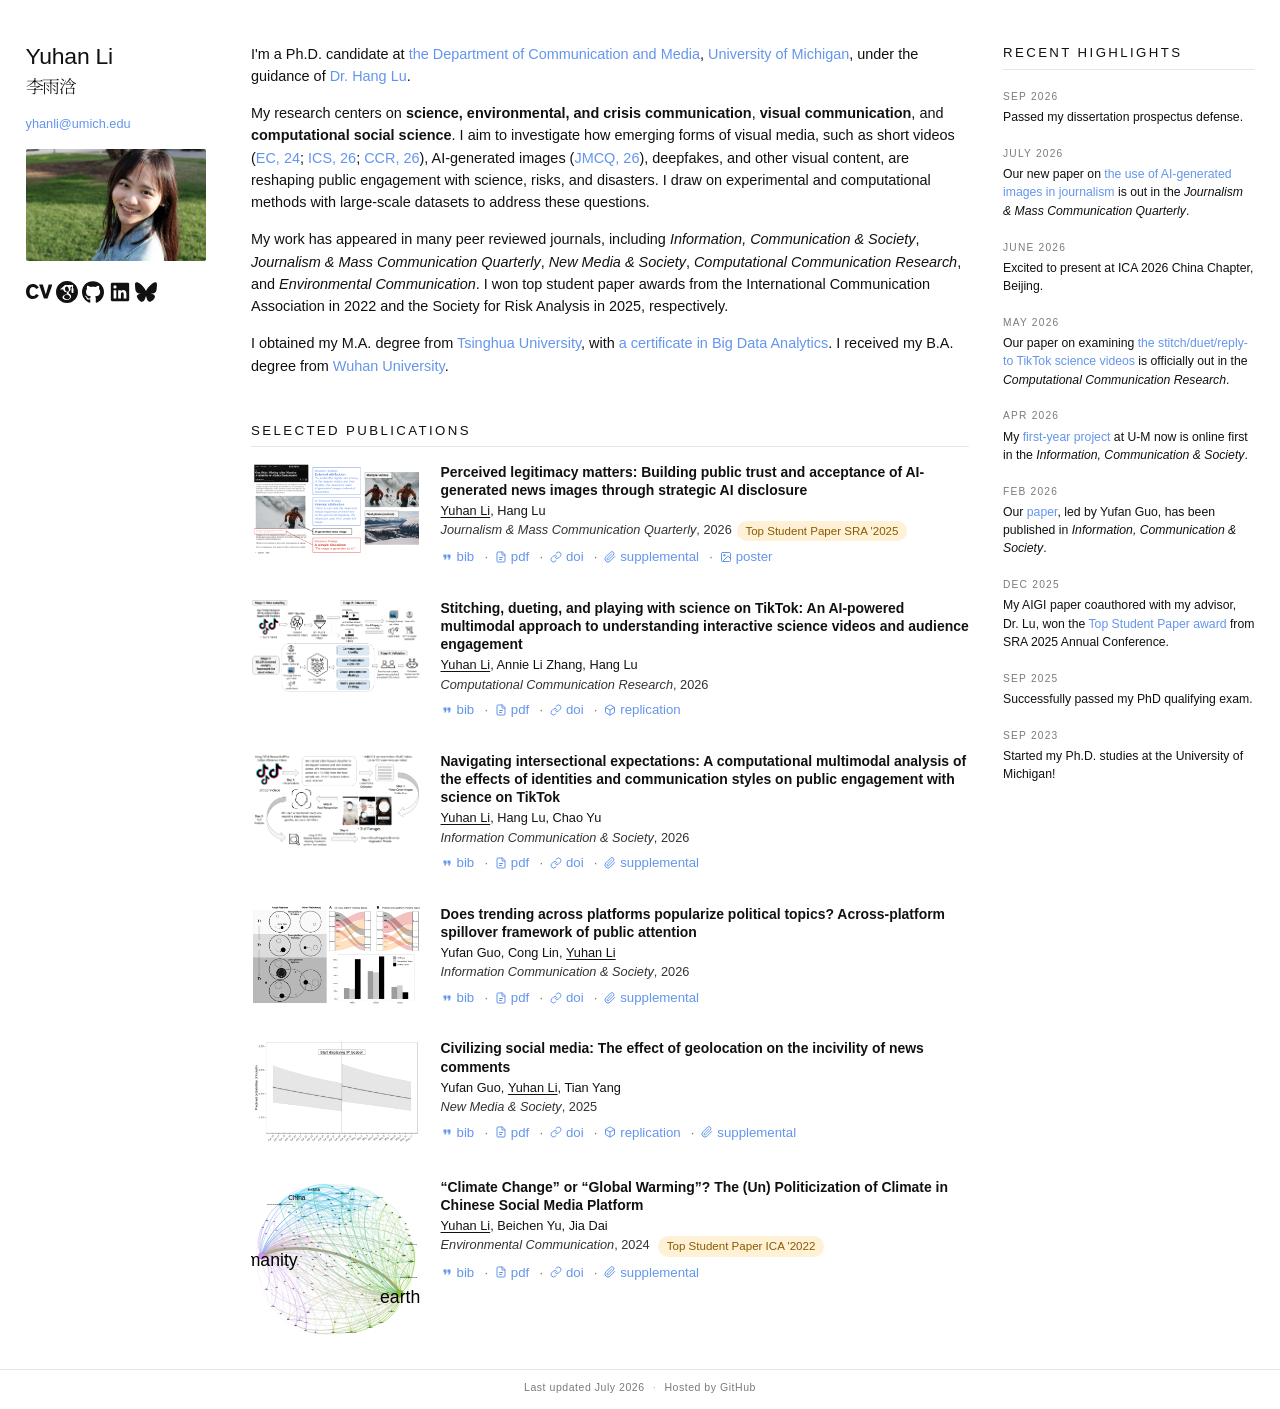
<file: index.html>
<!DOCTYPE html>
<html lang="en">
<head>
  <meta charset="UTF-8" />
  <meta name="viewport" content="width=device-width, initial-scale=1.0" />

  <!-- Google Search Console ownership verification -->
  <meta name="google-site-verification" content="H9yh9WK4cH28uIV-vnP-kBdtT8scA686R8PiDE3SAw4" />

  <!-- ===== SEO: title & description shown in Google results ===== -->
  <title>Yuhan Li — PhD Candidate, Communication and Media, University of Michigan</title>
  <meta name="description" content="Yuhan Li is a PhD candidate in the Department of Communication and Media at the University of Michigan. Her research focuses on science, environmental, and crisis communication, and computational social science." />
  <meta name="keywords" content="Yuhan Li, University of Michigan, UMich, PhD Communication, science communication, environmental communication, crisis communication, computational social science, Hang Lu" />
  <meta name="author" content="Yuhan Li" />
  <link rel="canonical" href="https://yuhanli1998.github.io/" />

  <!-- ===== Open Graph — controls the preview when link is shared on
                LinkedIn / Twitter / Facebook / iMessage ===== -->
  <meta property="og:type" content="profile" />
  <meta property="og:title" content="Yuhan Li — PhD Candidate, University of Michigan" />
  <meta property="og:description" content="PhD candidate in Communication and Media at the University of Michigan. Research on science, environmental, and crisis communication, and computational social science." />
  <meta property="og:url" content="https://yuhanli1998.github.io/" />
  <meta property="og:image" content="https://yuhanli1998.github.io/images/portrait.jpg" />
  <meta property="og:locale" content="en_US" />
  <meta property="profile:first_name" content="Yuhan" />
  <meta property="profile:last_name" content="Li" />
  <meta name="twitter:card" content="summary_large_image" />
  <meta name="twitter:title" content="Yuhan Li — PhD Candidate, University of Michigan" />
  <meta name="twitter:description" content="Research on science, environmental, and crisis communication, and computational social science." />
  <meta name="twitter:image" content="https://yuhanli1998.github.io/images/portrait.jpg" />

  <!-- ===== Structured data (JSON-LD): tells Google "this page is
                about a person" and lists affiliations + linked profiles.
                Powers the Knowledge Panel / rich results. ===== -->
  <script type="application/ld+json">
  {
    "@context": "https://schema.org",
    "@type": "Person",
    "name": "Yuhan Li",
    "url": "https://yuhanli1998.github.io/",
    "image": "https://yuhanli1998.github.io/images/portrait.jpg",
    "email": "mailto:yhanli@umich.edu",
    "jobTitle": "PhD Candidate",
    "worksFor": {
      "@type": "CollegeOrUniversity",
      "name": "University of Michigan",
      "url": "https://umich.edu/",
      "department": {
        "@type": "Organization",
        "name": "Department of Communication and Media",
        "url": "https://lsa.umich.edu/comm"
      }
    },
    "alumniOf": [
      { "@type": "CollegeOrUniversity", "name": "Tsinghua University", "url": "https://www.tsinghua.edu.cn/en/" },
      { "@type": "CollegeOrUniversity", "name": "Wuhan University", "url": "https://en.whu.edu.cn/" }
    ],
    "sameAs": [
      "https://scholar.google.com/citations?user=RsxFXWIAAAAJ&hl=en",
      "https://github.com/YuhanLi1998",
      "https://www.linkedin.com/in/yuhan-li-8a6a14276/"
    ]
  }
  </script>

  <!-- ===== Structured data: publications as ScholarlyArticle entries.
                Helps Google Scholar / Bing index each paper. ===== -->
  <script type="application/ld+json">
  {
    "@context": "https://schema.org",
    "@graph": [
      {
        "@type": "ScholarlyArticle",
        "headline": "Perceived legitimacy matters: Building public trust and acceptance of AI-generated news images through strategic AI disclosure",
        "author": [
          { "@type": "Person", "name": "Yuhan Li" },
          { "@type": "Person", "name": "Hang Lu" }
        ],
        "datePublished": "2026",
        "isPartOf": { "@type": "Periodical", "name": "Journalism & Mass Communication Quarterly" },
        "sameAs": "https://doi.org/10.1177/10776990261462536"
      },
      {
        "@type": "ScholarlyArticle",
        "headline": "Stitching, dueting, and playing with science on TikTok: An AI-powered multimodal approach to understanding interactive science videos and audience engagement",
        "author": [
          { "@type": "Person", "name": "Yuhan Li" },
          { "@type": "Person", "name": "Annie Li Zhang" },
          { "@type": "Person", "name": "Hang Lu" }
        ],
        "datePublished": "2026",
        "isPartOf": { "@type": "Periodical", "name": "Computational Communication Research" },
        "sameAs": "https://doi.org/10.5117/CCR2026.4.2.LI"
      },
      {
        "@type": "ScholarlyArticle",
        "headline": "Navigating intersectional expectations: A computational multimodal analysis of the effects of identities and communication styles on public engagement with science on TikTok",
        "author": [
          { "@type": "Person", "name": "Yuhan Li" },
          { "@type": "Person", "name": "Hang Lu" },
          { "@type": "Person", "name": "Chao Yu" }
        ],
        "datePublished": "2026",
        "isPartOf": { "@type": "Periodical", "name": "Information, Communication & Society" },
        "sameAs": "https://doi.org/10.1080/1369118X.2026.2659280"
      },
      {
        "@type": "ScholarlyArticle",
        "headline": "Does trending across platforms popularize political topics? A cross-platform spillover framework of public attention",
        "author": [
          { "@type": "Person", "name": "Yufan Guo" },
          { "@type": "Person", "name": "Cong Lin" },
          { "@type": "Person", "name": "Yuhan Li" }
        ],
        "datePublished": "2026",
        "isPartOf": { "@type": "Periodical", "name": "Information, Communication & Society" },
        "sameAs": "https://doi.org/10.1080/1369118X.2026.2633216"
      },
      {
        "@type": "ScholarlyArticle",
        "headline": "Civilizing social media: The effect of geolocation on the incivility of news comments",
        "author": [
          { "@type": "Person", "name": "Yufan Guo" },
          { "@type": "Person", "name": "Yuhan Li" },
          { "@type": "Person", "name": "Tian Yang" }
        ],
        "datePublished": "2025",
        "isPartOf": { "@type": "Periodical", "name": "New Media & Society" },
        "sameAs": "https://doi.org/10.1177/14614448231218989"
      },
      {
        "@type": "ScholarlyArticle",
        "headline": "\"Climate Change\" or \"Global Warming\"? The (Un)Politicization of climate in Chinese social media platform",
        "author": [
          { "@type": "Person", "name": "Yuhan Li" },
          { "@type": "Person", "name": "Beichen Yu" },
          { "@type": "Person", "name": "Jia Dai" }
        ],
        "datePublished": "2024",
        "isPartOf": { "@type": "Periodical", "name": "Environmental Communication" },
        "sameAs": "https://doi.org/10.1080/17524032.2024.2327069"
      }
    ]
  }
  </script>

  <!-- Favicon: shown in browser tabs / bookmarks -->
  <link rel="icon" type="image/png" href="images/favicon.png" />
  <link rel="icon" sizes="32x32" href="images/favicon.png" />
  <link rel="icon" sizes="192x192" href="images/favicon.png" />
  <link rel="apple-touch-icon" href="images/favicon.png" />

  <link rel="preconnect" href="https://fonts.googleapis.com" />
  <link rel="preconnect" href="https://fonts.gstatic.com" crossorigin />
  <link href="https://fonts.googleapis.com/css2?family=Noto+Serif+SC:wght@300;400&amp;text=%E6%9D%8E%E9%9B%A8%E6%B5%9B&amp;display=swap" rel="stylesheet" />
  <link rel="stylesheet" href="css/style.css" />
</head>
<body>

<div class="page">

  <!-- ========== LEFT SIDEBAR: IDENTITY ========== -->
  <aside class="sidebar-left">
    <h1 class="id-name">Yuhan Li</h1>
    <div class="zh-name" lang="zh">李雨浛</div>
    <a class="id-email" href="mailto:yhanli@umich.edu">yhanli@umich.edu</a>

    <div class="id-photo">
      <img src="images/portrait.jpg" alt="Yuhan Li" />
    </div>

    <ul class="id-links id-icons">
      <li><a href="assets/Yuhan_Li_CV.pdf" target="_blank" aria-label="Curriculum Vitae" title="CV">
        <svg class="ic-cv" viewBox="8 115.3 496 281.4" fill="currentColor" aria-hidden="true"><path d="M249.18 328.324c-9.788 15.384-19.179 30.434-40.222 45.055c-11.256 7.89-37.164 23.306-73.99 23.306C64.709 396.685 8 345.605 8 255.801c0-78.486 53.345-140.486 128.466-140.486c30.434 0 57.474 10.521 77.387 26.304c18.414 14.65 27.038 29.304 34.563 42.456l-52.58 26.273c-3.762-8.626-8.29-17.649-19.913-27.406c-12.784-10.155-25.54-13.152-36.46-13.152c-42.821 0-65.364 39.825-65.364 84.145c0 58.238 29.7 87.143 65.364 87.143c34.563 0 48.48-24.042 57.474-39.426zm184.194-204.75H504l-92.037 265.22h-67.597l-90.904-265.22h70.625l54.843 188.6z"/></svg>
      </a></li>
      <li><a href="https://scholar.google.com/citations?user=RsxFXWIAAAAJ&hl=en" target="_blank" rel="noopener" aria-label="Google Scholar" title="Google Scholar">
        <svg viewBox="47.64 47.5 500 500" fill="currentColor" aria-hidden="true"><path d="M297.64,47.5c-138.07,0-250,111.93-250,250s111.93,250,250,250,250-111.93,250-250S435.71,47.5,297.64,47.5ZM252.18,138.41h193.18l-11.59,10.01c0,.45.22.9.22,1.35v59.99c6.82,3.86,11.36,11.14,11.36,19.55v68.18c0,12.5-10.23,22.73-22.73,22.73s-22.73-10.23-22.73-22.73v-68.18c0-8.41,4.54-15.69,11.36-19.55v-42.15l-40.79,35c3.98,7.95,6.7,17.61,6.7,29.43,0,30.91-17.27,46.24-34.42,59.88-5.34,5.45-11.61,11.37-11.61,20.57s6.26,14.21,10.81,17.84l14.65,11.7c18.07,15.46,34.45,29.67,34.45,58.42,0,39.21-37.39,78.86-107.84,78.86-59.43,0-88.07-28.75-88.07-59.66,0-15,7.38-36.26,31.58-50.91,25.34-15.79,59.78-17.95,78.3-19.2-5.8-7.5-12.39-15.34-12.39-28.41,0-6.93,2.15-11.13,4.2-16.25-4.55.45-9.09.91-13.18.91-43.18,0-67.84-32.73-68.07-65.12h-77.04l113.64-102.27ZM289.34,175.23c-10.57,0-22.04,5.35-28.63,13.87-6.93,8.64-9.1,19.88-9.1,30.67,0,27.95,16.16,74.31,51.27,74.31,10.34,0,21.35-4.99,27.94-11.7,9.32-9.66,10.23-22.95,10.23-30.34,0-30.11-17.62-76.82-51.71-76.82ZM309.45,361.24c-3.64,0-25.79.79-42.95,6.7-9.09,3.41-35.22,13.31-35.22,42.97s28.18,50.91,72.04,50.91c39.43,0,60.24-19.33,60.24-45.12,0-21.25-13.41-32.5-44.54-55-3.3-.45-5.36-.47-9.57-.47Z"/></svg>
      </a></li>
      <li><a href="https://github.com/YuhanLi1998" target="_blank" rel="noopener" aria-label="GitHub" title="GitHub">
        <svg viewBox="0 -6.2 496 496" fill="currentColor" aria-hidden="true"><path d="M165.9 389.4c0 2-2.3 3.6-5.2 3.6-3.3.3-5.6-1.3-5.6-3.6 0-2 2.3-3.6 5.2-3.6 3-.3 5.6 1.3 5.6 3.6zm-31.1-4.5c-.7 2 1.3 4.3 4.3 4.9 2.6 1 5.6 0 6.2-2 .6-2-1.3-4.3-4.3-5.2-2.6-.7-5.5.3-6.2 2.3zm44.2-1.7c-2.9.7-4.9 2.6-4.6 4.9.3 2 2.9 3.3 5.9 2.6 2.9-.7 4.9-2.6 4.6-4.6-.3-1.9-3-3.2-5.9-2.9zM244.8 0C106.1 0 0 105.3 0 244c0 110.9 69.8 205.8 169.5 239.2 12.8 2.3 17.3-5.6 17.3-12.1 0-6.2-.3-40.4-.3-61.4 0 0-70 15-84.7-29.8 0 0-11.4-29.1-27.8-36.6 0 0-22.9-15.7 1.6-15.4 0 0 24.9 2 38.6 25.8 21.9 38.6 58.6 27.5 72.9 20.9 2.3-16 8.8-27.1 16-33.7-55.9-6.2-112.3-14.3-112.3-110.5 0-27.5 7.6-41.3 23.6-58.9-2.6-6.5-11.1-33.3 2.6-67.9 20.9-6.5 69 27 69 27 20-5.6 41.5-8.5 62.8-8.5 21.3 0 42.8 2.9 62.8 8.5 0 0 48.1-33.6 69-27 13.7 34.7 5.2 61.4 2.6 67.9 16 17.7 25.8 31.5 25.8 58.9 0 96.5-58.9 104.2-114.8 110.5 9.2 7.9 17 22.9 17 46.4 0 33.7-.3 75.4-.3 83.6 0 6.5 4.6 14.4 17.3 12.1C428.2 449.8 496 354.9 496 244 496 105.3 383.5 0 244.8 0zM97.2 344.9c-1.3 1-1 3.3.7 5.2 1.6 1.6 3.9 2.3 5.2 1 1.3-1 1-3.3-.7-5.2-1.6-1.6-3.9-2.3-5.2-1zm-10.8-8.1c-.7 1.3.3 2.9 2.3 3.9 1.6 1 3.6.7 4.3-.7.7-1.3-.3-2.9-2.3-3.9-2-.6-3.6-.3-4.3.7zm32.4 35.6c-1.6 1.3-1 4.3 1.3 6.2 2.3 2.3 5.2 2.6 6.5 1 1.3-1.3.7-4.3-1.3-6.2-2.2-2.3-5.2-2.6-6.5-1zm-11.4-14.7c-1.6 1-1.6 3.6 0 5.9 1.6 2.3 4.3 3.3 5.6 2.3 1.6-1.3 1.6-3.9 0-6.2-1.4-2.3-4-3.3-5.6-2z"/></svg>
      </a></li>
      <li><a href="https://www.linkedin.com/in/yuhan-li-8a6a14276/" target="_blank" rel="noopener" aria-label="LinkedIn" title="LinkedIn">
        <svg viewBox="0 0 24 24" fill="currentColor" aria-hidden="true"><path d="M20.5 2h-17A1.5 1.5 0 0 0 2 3.5v17A1.5 1.5 0 0 0 3.5 22h17a1.5 1.5 0 0 0 1.5-1.5v-17A1.5 1.5 0 0 0 20.5 2zM8 19H5v-9h3zM6.5 8.25A1.75 1.75 0 1 1 8.3 6.5a1.78 1.78 0 0 1-1.8 1.75zM19 19h-3v-4.74c0-1.42-.6-1.93-1.38-1.93A1.74 1.74 0 0 0 13 14.19a.66.66 0 0 0 0 .14V19h-3v-9h2.9v1.3a3.11 3.11 0 0 1 2.7-1.4c1.55 0 3.36.86 3.36 3.66z"/></svg>
      </a></li>
      <li><a href="https://bsky.app/profile/yuhanliresearch.bsky.social" target="_blank" rel="noopener" aria-label="Bluesky" title="Bluesky">
        <svg viewBox="0 0 24 24" fill="currentColor" aria-hidden="true"><path d="M12 10.8c-1.087-2.114-4.046-6.053-6.798-7.995C2.566.944 1.561 1.266.902 1.565.139 1.908 0 3.08 0 3.768c0 .69.378 5.65.624 6.479.815 2.736 3.713 3.66 6.383 3.364.136-.02.275-.039.415-.056-.138.022-.276.04-.415.056-3.912.58-7.387 2.005-2.83 7.078 5.013 5.19 6.87-1.113 7.823-4.308.953 3.195 2.05 9.271 7.733 4.308 4.267-4.308 1.172-6.498-2.74-7.078a8.741 8.741 0 0 1-.415-.056c.14.017.279.036.415.056 2.67.297 5.568-.628 6.383-3.364.246-.828.624-5.79.624-6.478 0-.69-.139-1.861-.902-2.206-.659-.298-1.664-.62-4.3 1.24C16.046 4.748 13.087 8.687 12 10.8z"/></svg>
      </a></li>
    </ul>
  </aside>

  <!-- ========== MAIN CONTENT ========== -->
  <main class="main">

    <!-- ABOUT -->
    <section id="about" class="bio-text">
      <p>
        I'm a Ph.D. candidate at <a href="https://lsa.umich.edu/comm" target="_blank" rel="noopener">the Department of Communication and Media</a>,
        <a href="https://umich.edu/" target="_blank" rel="noopener">University of Michigan</a>,
        under the guidance of <a href="https://lsa.umich.edu/comm/people/regular-faculty/hang-lu.html" target="_blank" rel="noopener">Dr. Hang Lu</a>.
      </p>
      <p>
        My research centers on <strong>science, environmental, and crisis communication</strong>, 
        <strong>visual communication</strong>, and <strong>computational social science</strong>. 
        I aim to investigate how emerging forms of visual media, such as short videos (<a href="https://www.tandfonline.com/doi/full/10.1080/17524032.2024.2327069" target="_blank" rel="noopener">EC, 24</a>; 
        <a href="https://www.tandfonline.com/doi/full/10.1080/1369118X.2026.2659280" target="_blank" rel="noopener">ICS, 26</a>; 
        <a href="https://doi.org/10.5117/CCR2026.4.2.LI" target="_blank" rel="noopener">CCR, 26</a>), 
        AI-generated images (<a href="https://journals.sagepub.com/doi/abs/10.1177/10776990261462536" target="_blank" rel="noopener">JMCQ, 26</a>), deepfakes, and other visual content, 
        are reshaping public engagement with science, risks, and disasters. 
        I draw on experimental and computational methods with large-scale datasets to address these questions.
      </p>
      <p>
        My work has appeared in many peer reviewed journals, including <i>Information, Communication & Society</i>, 
        <i>Journalism & Mass Communication Quarterly</i>, <i>New Media & Society</i>, <i>Computational Communication Research</i>, 
        and <i>Environmental Communication</i>. I won top student paper awards from the International Communication 
        Association in 2022 and the Society for Risk Analysis in 2025, respectively.
      </p>
      <p>
        I obtained my M.A. degree from <a href="https://www.tsjc.tsinghua.edu.cn/en/" target="_blank" rel="noopener">Tsinghua University</a>,
        with <a href="https://bigdata.tsinghua.edu.cn/en/" target="_blank" rel="noopener">a certificate in Big Data Analytics</a>.
        I received my B.A. degree from <a href="https://journal.whu.edu.cn/en/intro/brief" target="_blank" rel="noopener">Wuhan University</a>.
     </p> 
    </section>

    <!-- SELECTED PUBLICATIONS -->
    <h2 class="section-header" id="publications">Selected Publications</h2>

    <article class="pub-item">
      <div class="pub-thumb tint-1">
        <img src="images/AIGI.png" alt="Figure summarizing an experiment on how transparent AI disclosure affects perceived legitimacy of AI-generated news images" />
        <span class="pub-link-overlay" aria-hidden="true">
          <svg viewBox="0 0 24 24" aria-hidden="true">
            <circle cx="10.5" cy="10.5" r="6.5" />
            <path d="M15.5 15.5L20 20" />
            <path d="M7.5 10.5h6" />
            <path d="M10.5 7.5v6" />
          </svg>
        </span>
      </div>
      <div class="pub-body">
        <h3>Perceived legitimacy matters: Building public trust and acceptance of AI-generated news images through strategic AI disclosure</h3>
        <p class="pub-authors">
          <span class="me">Yuhan Li</span>, Hang Lu
        </p>
        <p class="pub-venue"><i>Journalism & Mass Communication Quarterly</i>, 2026<span class="pub-badge best">Top Student Paper SRA '2025</span></p>
        <p class="pub-links">
          <a href="#" data-bib="li2026perceived">bib</a>
          <a href="assets/li-lu-2026-perceived-legitimacy-matters-building-public-trust-and-acceptance-of-ai-generated-news-images-through.pdf">pdf</a>
          <a href="https://journals.sagepub.com/doi/abs/10.1177/10776990261462536">doi</a>
          <a href="assets/li-lu-2026-sj-docx-1-jmq-10.1177_10776990261462536.docx">supplemental</a>
          <a href="assets/AIGI_ica_poster.pdf">poster</a>
        </p>
      </div>
    </article>

        <article class="pub-item">
      <div class="pub-thumb tint-2">
        <img src="images/CCR_science.png" alt="Figure illustrating stitch, duet, and reply-to interactions in TikTok science videos and associated audience engagement patterns" />
        <span class="pub-link-overlay" aria-hidden="true">
          <svg viewBox="0 0 24 24" aria-hidden="true">
            <circle cx="10.5" cy="10.5" r="6.5" />
            <path d="M15.5 15.5L20 20" />
            <path d="M7.5 10.5h6" />
            <path d="M10.5 7.5v6" />
          </svg>
        </span>
      </div>
      <div class="pub-body">
        <h3>Stitching, dueting, and playing with science on TikTok: An AI-powered multimodal approach to understanding interactive science videos and audience engagement</h3>
        <p class="pub-authors">
          <span class="me">Yuhan Li</span>, Annie Li Zhang, Hang Lu
        </p>
        <p class="pub-venue"><i>Computational Communication Research</i>, 2026</p>
        <p class="pub-links">
          <a href="#" data-bib="li2026stitching">bib</a>
          <a href="assets/CCR2026.4.2.LI.pdf">pdf</a>
          <a href="https://doi.org/10.5117/CCR2026.4.2.LI">doi</a>
          <a href="https://osf.io/rwz8q/overview">replication</a>
        </p>
      </div>
    </article>

    <article class="pub-item">
      <div class="pub-thumb tint-1">
        <img src="images/ICS_identity.png" alt="Figure showing how TikTok science creators' intersectional identities and communication styles shape public engagement" />
        <span class="pub-link-overlay" aria-hidden="true">
          <svg viewBox="0 0 24 24" aria-hidden="true">
            <circle cx="10.5" cy="10.5" r="6.5" />
            <path d="M15.5 15.5L20 20" />
            <path d="M7.5 10.5h6" />
            <path d="M10.5 7.5v6" />
          </svg>
        </span>
      </div>
      <div class="pub-body">
        <h3>Navigating intersectional expectations: A computational multimodal analysis of the effects of identities and communication styles on public engagement with science on TikTok</h3>
        <p class="pub-authors">
          <span class="me">Yuhan Li</span>, Hang Lu, Chao Yu
        </p>
        <p class="pub-venue">
          <i>Information Communication & Society</i>, 2026
        </p>
        <p class="pub-links">
          <a href="#" data-bib="li2026navigating">bib</a>
          <a href="assets/li-lu-yu-2026-intersectional-tiktok.pdf">pdf</a>
          <a href="https://www.tandfonline.com/doi/full/10.1080/1369118X.2026.2659280">doi</a>
          <a href="assets/rics_a_2659280_sm1863.docx">supplemental</a>
        </p>
      </div>
    </article>

        <article class="pub-item">
      <div class="pub-thumb tint-1">
        <img src="images/ICS_attention.png" alt="Diagram of a cross-platform spillover framework showing how trending political topics propagate public attention across social media platforms" />
        <span class="pub-link-overlay" aria-hidden="true">
          <svg viewBox="0 0 24 24" aria-hidden="true">
            <circle cx="10.5" cy="10.5" r="6.5" />
            <path d="M15.5 15.5L20 20" />
            <path d="M7.5 10.5h6" />
            <path d="M10.5 7.5v6" />
          </svg>
        </span>
      </div>
      <div class="pub-body">
        <h3>Does trending across platforms popularize political topics? Across-platform spillover framework of public attention</h3>
        <p class="pub-authors">
          Yufan Guo, Cong Lin, <span class="me">Yuhan Li</span>
        </p>
        <p class="pub-venue">
          <i>Information Communication & Society</i>, 2026
        </p>
        <p class="pub-links">
          <a href="#" data-bib="guo2026cross">bib</a>
          <a href="assets/guo-lin-li-2026-cross-platform-attention.pdf">pdf</a>
          <a href="https://doi.org/10.1080/1369118X.2026.2633216">doi</a>
          <a href="assets/rics_a_2633216_sm5139.docx">supplemental</a>
        </p>
      </div>
    </article>

    <article class="pub-item">
      <div class="pub-thumb tint-3">
        <img src="images/NMS_IP.png" alt="Figure showing how displaying commenters' geolocation on Chinese social media reduces incivility in news comments" />
        <span class="pub-link-overlay" aria-hidden="true">
          <svg viewBox="0 0 24 24" aria-hidden="true">
            <circle cx="10.5" cy="10.5" r="6.5" />
            <path d="M15.5 15.5L20 20" />
            <path d="M7.5 10.5h6" />
            <path d="M10.5 7.5v6" />
          </svg>
        </span>
      </div>
      <div class="pub-body">
        <h3>Civilizing social media: The effect of geolocation on the incivility of news comments</h3>
        <p class="pub-authors">
          Yufan Guo, <span class="me">Yuhan Li</span>, Tian Yang
        </p>
        <p class="pub-venue">
          <i>New Media & Society</i>, 2025
        </p>
        <p class="pub-links">
          <a href="#" data-bib="guo2025civilizing">bib</a>
          <a href="assets/guo-et-al-2023-civilizing-social-media-the-effect-of-geolocation-on-the-incivility-of-news-comments.pdf">pdf</a>
          <a href="https://journals.sagepub.com/doi/10.1177/14614448231218989">doi</a>
          <a href="https://osf.io/4qnte/">replication</a>
          <a href="assets/guo-et-al-2023-supplemental.docx">supplemental</a>
        </p>
      </div>
    </article>

    <article class="pub-item">
      <div class="pub-thumb tint-4">
        <img src="images/EC_climate.svg" alt="Figure comparing usage of the terms 'climate change' vs 'global warming' on Chinese social media platforms over time" />
        <span class="pub-link-overlay" aria-hidden="true">
          <svg viewBox="0 0 24 24" aria-hidden="true">
            <circle cx="10.5" cy="10.5" r="6.5" />
            <path d="M15.5 15.5L20 20" />
            <path d="M7.5 10.5h6" />
            <path d="M10.5 7.5v6" />
          </svg>
        </span>
      </div>
      <div class="pub-body">
        <h3>“Climate Change” or “Global Warming”? The (Un) Politicization of Climate in Chinese Social Media Platform</h3>
        <p class="pub-authors">
          <span class="me">Yuhan Li</span>, Beichen Yu, Jia Dai
        </p>
        <p class="pub-venue"><i>Environmental Communication</i>, 2024 <span class="pub-badge best">Top Student Paper ICA '2022</span></p>
        <p class="pub-links">
          <a href="#" data-bib="li2024climate">bib</a>
          <a href="assets/li-2024-climate-warming-china.pdf">pdf</a>
          <a href="https://www.tandfonline.com/doi/full/10.1080/17524032.2024.2327069">doi</a>
          <a href="https://www.tandfonline.com/doi/suppl/10.1080/17524032.2024.2327069?scroll=top">supplemental</a>
        </p>
      </div>
    </article>

  </main>

  <!-- ========== RIGHT SIDEBAR: NEWS ========== -->
  <aside class="sidebar-right" id="news">
    <h3 class="news-header">Recent Highlights</h3>

    <div class="news-item">
      <p class="news-date">Sep 2026</p>
      <p>Passed my dissertation prospectus defense.</p>
    </div>

    <div class="news-item">
      <p class="news-date">July 2026</p>
      <p>Our new paper on <a href="https://journals.sagepub.com/doi/abs/10.1177/10776990261462536">the use of AI-generated images in journalism</a> is out in the <i>Journalism & Mass Communication Quarterly</i>.</p>
    </div>

    <div class="news-item">
      <p class="news-date">June 2026</p>
      <p>Excited to present at ICA 2026 China Chapter, Beijing.</p>
    </div>

    <div class="news-item">
      <p class="news-date">May 2026</p>
      <p>Our paper on examining <a href="https://doi.org/10.5117/CCR2026.4.2.LI">the stitch/duet/reply-to TikTok science videos</a> is officially out in the <i>Computational Communication Research</i>.</p>
    </div>

    <div class="news-item">
      <p class="news-date">Apr 2026</p>
      <p>My <a href="https://www.tandfonline.com/doi/full/10.1080/1369118X.2026.2659280">first-year project</a> at U-M now is online first in the <i>Information, Communication & Society</i>.</p>
    </div>

    <div class="news-item">
      <p class="news-date">Feb 2026</p>
      <p>Our <a href="https://www.tandfonline.com/doi/full/10.1080/1369118X.2026.2633216">paper</a>, led by Yufan Guo, has been published in <i>Information, Communication & Society</i>.</p>
    </div>

    <div class="news-item">
      <p class="news-date">Dec 2025</p>
      <p>My AIGI paper coauthored with my advisor, Dr. Lu, won the <a href="https://www.sra.org/risk-analysis-specialty-groups/risk-communication/student-paper-competition/">Top Student Paper award</a> from SRA 2025 Annual Conference.</p>
    </div>

    <div class="news-item">
      <p class="news-date">Sep 2025</p>
      <p>Successfully passed my PhD qualifying exam.</p>
    </div>

    <div class="news-item">
      <p class="news-date">Sep 2023</p>
      <p>Started my Ph.D. studies at the University of Michigan!</p>
    </div>

  </aside>

</div>

<footer class="site-footer">
  <p>
    Last updated <time datetime="2026-07">July 2026</time>
    <span class="dot" aria-hidden="true">·</span>
    Hosted by GitHub
  </p>
</footer>

<button id="back-to-top" type="button" aria-label="Back to top" title="Back to top">
  <svg viewBox="0 0 24 24" fill="none" stroke="currentColor" stroke-width="2" stroke-linecap="round" stroke-linejoin="round" aria-hidden="true">
    <polyline points="6 15 12 9 18 15"/>
  </svg>
</button>

<script src="js/main.js"></script>
</body>
</html>
</file>
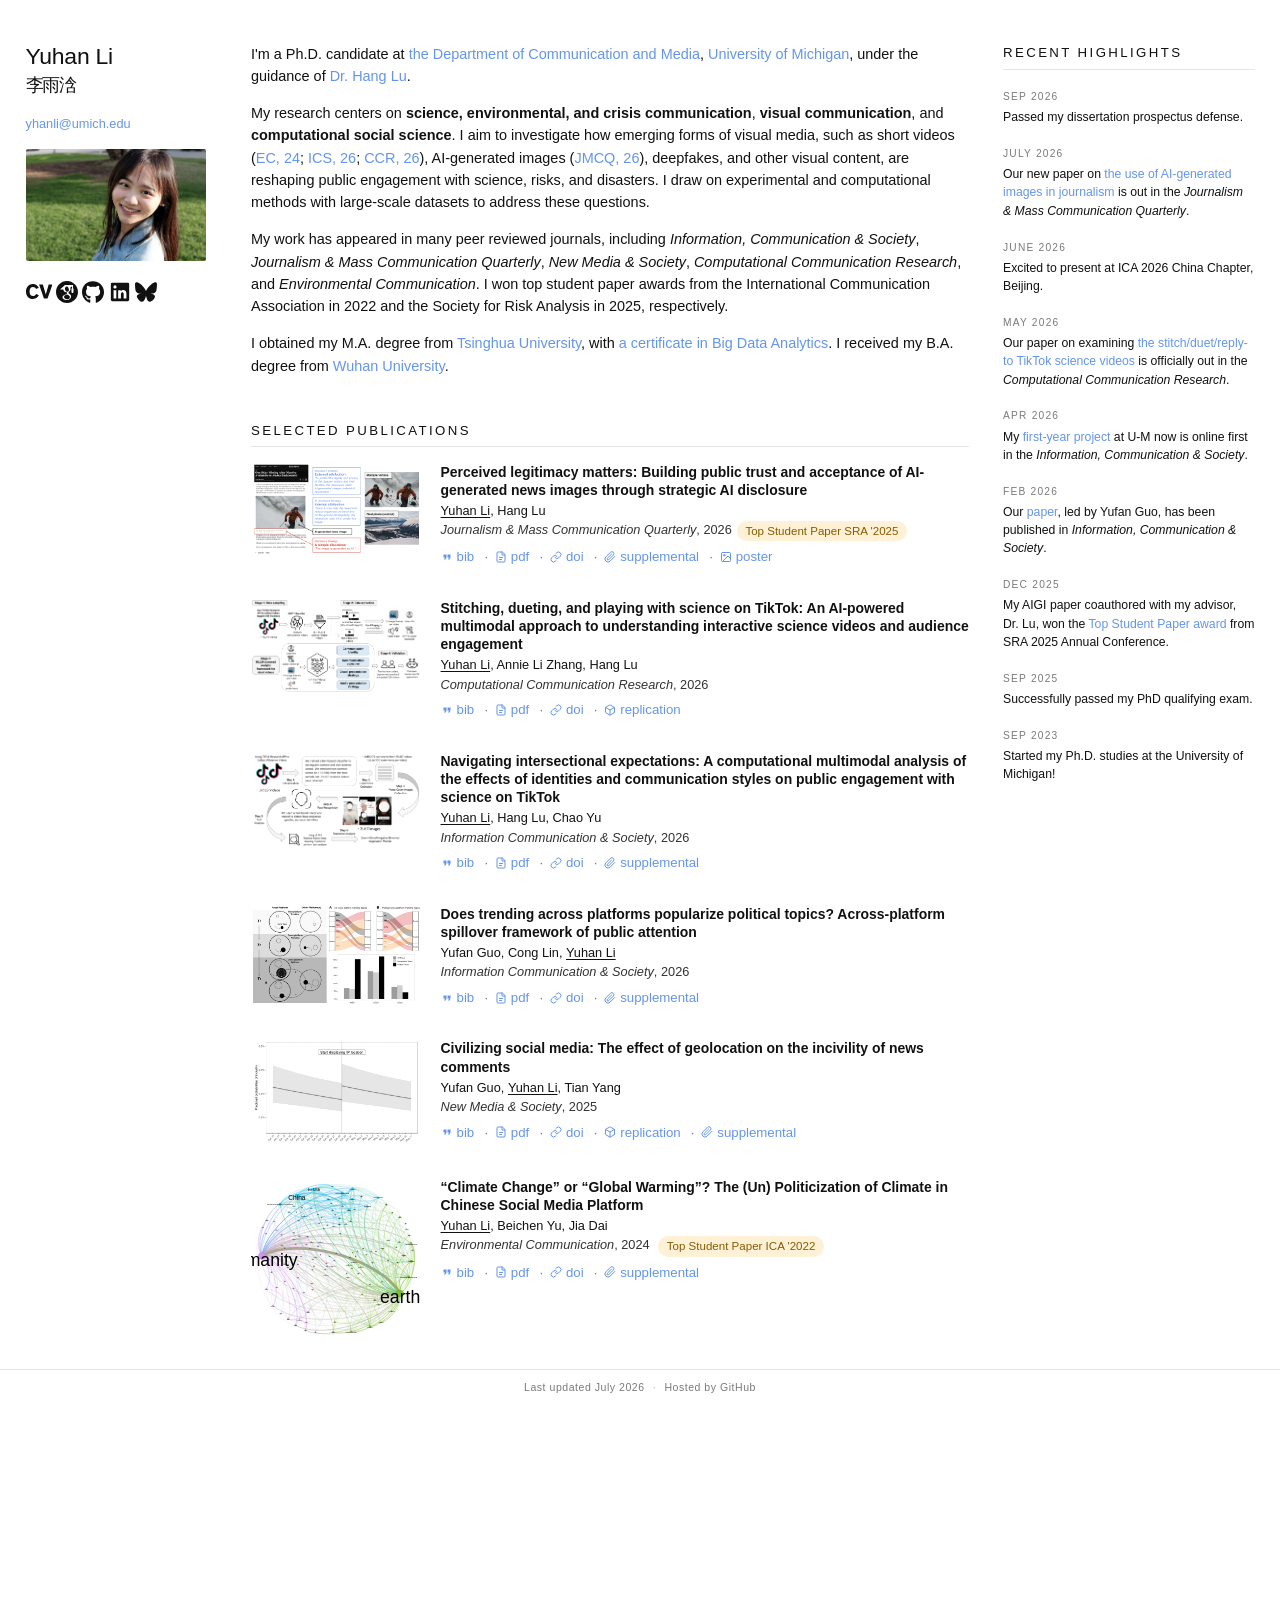
<file: cv.html>
<!DOCTYPE html>
<html lang="en">
<head>
  <meta charset="UTF-8" />
  <meta http-equiv="refresh" content="0; url=index.html#cv" />
  <title>Redirecting…</title>
</head>
<body>
  <p>Redirecting to <a href="index.html#cv">the main page</a>…</p>
</body>
</html>
</file>
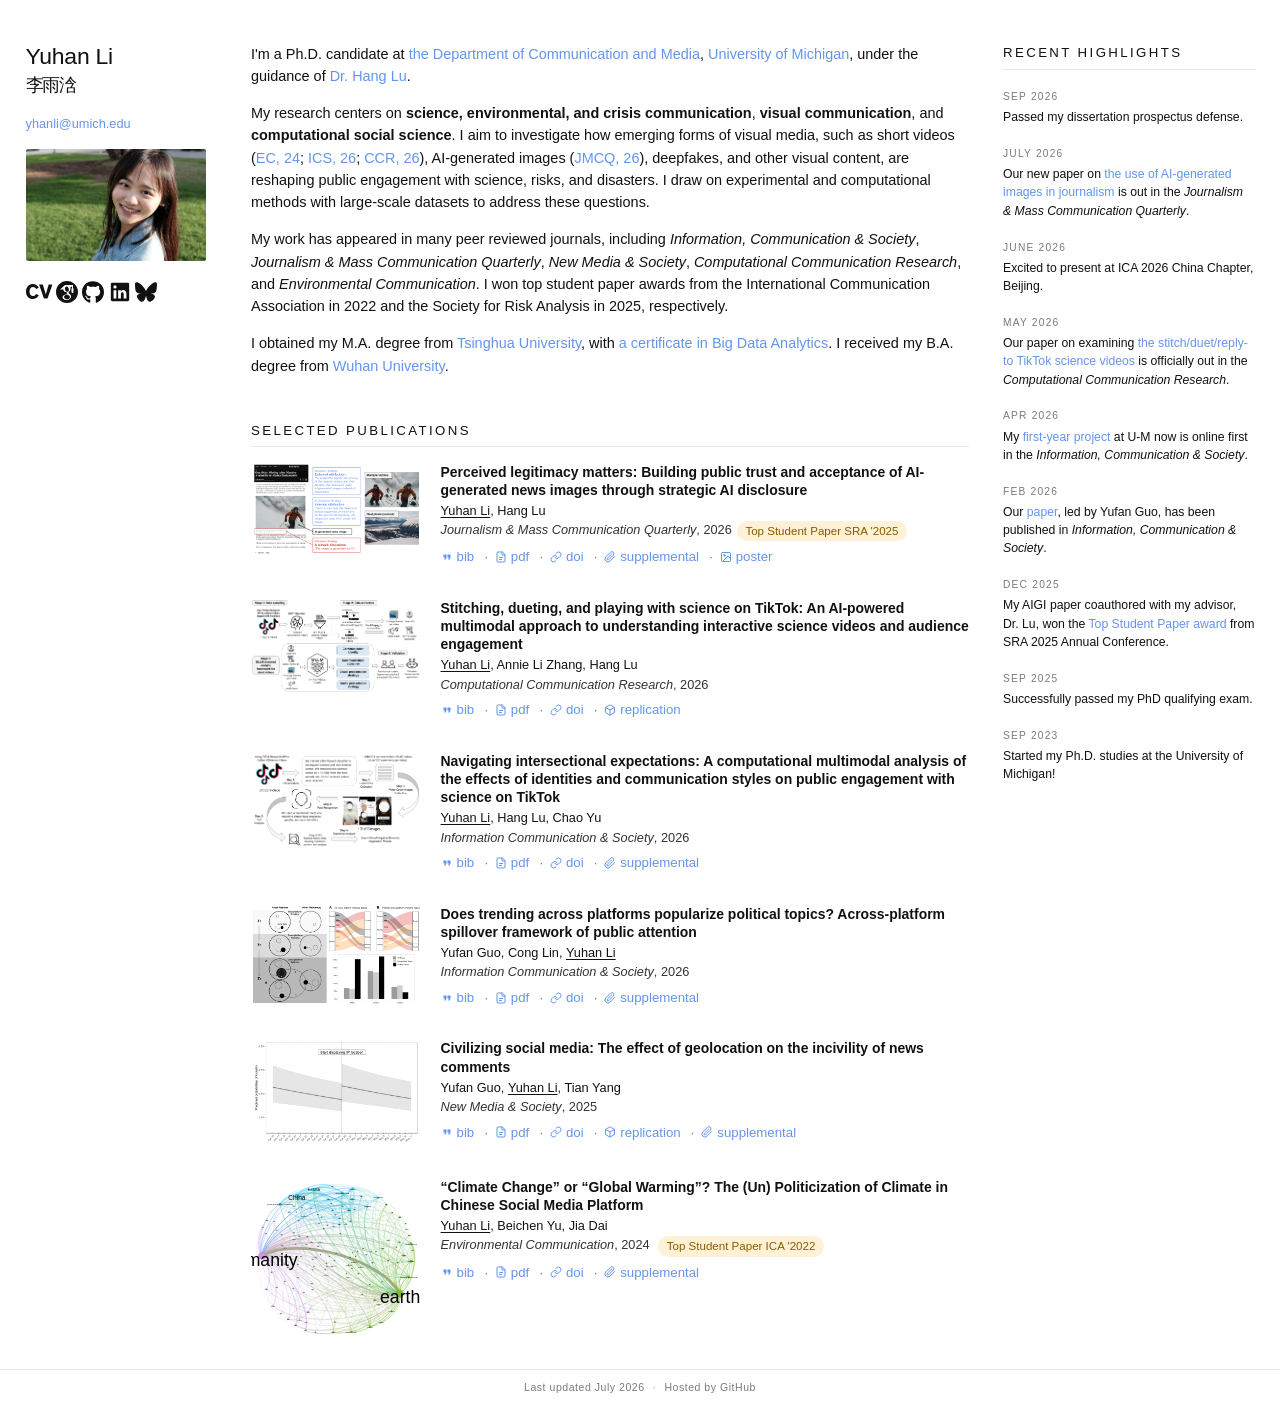
<file: projects.html>
<!DOCTYPE html>
<html lang="en">
<head>
  <meta charset="UTF-8" />
  <meta http-equiv="refresh" content="0; url=index.html#publications" />
  <title>Redirecting…</title>
</head>
<body>
  <p>Redirecting to <a href="index.html#publications">the main page</a>…</p>
</body>
</html>
</file>
<file: css/style.css>
/* ============================================
   Academic Portfolio — Single-page, three-column.
   White bg, black text, UMich dark-blue accent.
   ============================================ */

:root {
  --bg: #ffffff;
  --ink: #111111;
  --ink-soft: #333333;
  --ink-muted: #7a7a7a;
  --line-soft: #e6e6e6;

  /* Cornflower blue accent */
  --accent: #6495ED;            /* cornflower blue — links, highlights */
  --accent-strong: #4a7fd1;     /* darker hover */
  --accent-bg: #eef3fd;         /* soft tinted background */
  --accent-bg-border: #c8d6f5;  /* soft border */
  --accent-tint-rgb: 100, 149, 237; /* for rgba() overlays */

  --sans: -apple-system, BlinkMacSystemFont, "Segoe UI", "Helvetica Neue",
          Helvetica, Arial, "PingFang SC", "Hiragino Sans GB",
          "Microsoft YaHei", sans-serif;
}

* { margin: 0; padding: 0; box-sizing: border-box; }

html {
  scroll-behavior: smooth;
  font-size: 17px;            /* GLOBAL font size — tune this one value
                                 (14.5 was the previous small default; raise
                                 to 18–20 for even larger text) */
}

body {
  font-family: var(--sans);
  background: var(--bg);
  color: var(--ink);
  line-height: 1.45;           /* reduced from 1.65 */
  font-weight: 400;
  -webkit-font-smoothing: antialiased;
  -moz-osx-font-smoothing: grayscale;
}

/* Tabular numerals — aligns dates / years / venue numbers vertically */
.news-date,
.pub-venue,
.pub-badge,
.site-footer time { font-variant-numeric: tabular-nums; }

a {
  color: var(--accent);
  text-decoration: none;
  background-image: linear-gradient(var(--accent-strong), var(--accent-strong));
  background-repeat: no-repeat;
  background-position: 0 100%;
  background-size: 0 1px;
  padding-bottom: 1px;
  transition: background-size 0.28s cubic-bezier(0.65, 0, 0.35, 1),
              color 0.18s ease;
}
a:hover {
  color: var(--accent-strong);
  background-size: 100% 1px;
  text-decoration: none;
}

/* Links that own their interaction (sidebar, pub chips, hover overlay, etc.)
   opt out of the gradient underline so they stay visually distinct. */
.id-links a,
.pub-link-overlay,
.pub-links a,
.site-footer a,
.news-header a { background-image: none; padding-bottom: 0; }

img { max-width: 100%; display: block; }

/* ============================================
   Layout — three columns with outer breathing room
   ============================================ */
.page {
  max-width: 1400px;
  margin: 0 auto;
  padding: 2.5rem 1rem 0.75rem;   /* moderate bottom padding above footer */
  display: grid;
  /* middle column is now capped at 720px so there's no dead space
     between the bio and the Recent Highlights column */
  grid-template-columns: 200px minmax(0, 720px) 260px;
  column-gap: 2rem;            /* tighter left-to-main spacing */
  row-gap: 2rem;
  align-items: start;
  justify-content: center;     /* center the three columns within the page */
}

.sidebar-left,
.sidebar-right {
  position: sticky;
  top: 2.5rem;
  align-self: start;
}

.sidebar-left  { padding-left: 0.5rem; }
.sidebar-right { padding-right: 0.5rem; }

.sidebar-right {
  padding-right: 0.5rem;
  /* No max-height / overflow — let the column grow with its content. */
}

/* ============================================
   Left sidebar — identity
   ============================================ */
.id-name {
  font-size: 1.35rem;
  font-weight: 300;          /* Lato Light — matches Saveski-style thin display */
  letter-spacing: -0.01em;
  line-height: 1.15;
  color: var(--ink);
  margin-bottom: 0.5rem;
}

.id-email {
  display: inline-block;      /* shrink to text width so hover underline
                                 doesn't stretch across the sidebar */
  font-size: 0.75rem;
  color: var(--accent);
  margin-bottom: 0.85rem;
  word-break: break-all;
}

/* Chinese name — thin, elegant serif; tight letter-spacing */
.zh-name {
  display: block;
  margin-top: -0.15rem;
  margin-bottom: 0.85rem;
  color: var(--ink);
  font-family: "Noto Serif SC", "Source Han Serif SC", "Songti SC",
               "STSong", "Microsoft YaHei", serif;
  font-weight: 300;
  font-size: 1.05rem;
  letter-spacing: -0.06em;
  line-height: 1.2;
}

.id-photo {
  width: 100%;
  max-width: 180px;      /* 1.2× the previous 150px */
  aspect-ratio: 16 / 10;
  background: #f0f0f0;
  overflow: hidden;
  border-radius: 2px;
  margin-bottom: 1.15rem;
}
.id-photo img {
  width: 100%;
  height: 100%;
  object-fit: cover;
  object-position: 62% center; /* bias right so the face is centered */
  display: block;
}

.id-links {
  list-style: none;
  font-size: 0.8rem;
  line-height: 1.75;
}
.id-links li a { color: var(--ink); }
.id-links li a:hover { color: var(--accent); text-decoration: none; }
.id-links .arrow { color: var(--ink-muted); margin-left: 0.15em; }

/* Icon-only variant of id-links (row of monochrome social icons) */
.id-icons {
  display: flex;
  flex-wrap: wrap;
  gap: 0.25rem;
  padding: 0;
  margin: 0.2rem 0 0;
}
.id-icons li { display: inline-flex; }
.id-icons li a {
  display: inline-flex;
  align-items: center;
  justify-content: center;
  color: var(--ink);
  transition: color 0.18s ease, transform 0.18s ease;
}
.id-icons li a:hover {
  color: var(--accent);
  transform: translateY(-1px);
}
/* All icons render at the same visible height; width adapts to each icon's
   natural aspect ratio so they carry the same visual weight in the row. */
.id-icons li a svg {
  height: 22px;
  width: auto;
  display: block;
}
/* CV is a landscape 2:1 text logo — shrink height so its width matches
   the visual size of the other (square) icons in the row. */
.id-icons li a svg.ic-cv {
  height: 15px;
}

/* ============================================
   Main content
   ============================================ */
.main { max-width: 720px; }

.highlight-box {
  background: var(--accent-bg);
  border: 1px solid var(--accent-bg-border);
  border-radius: 3px;
  padding: 0.8rem 1rem;
  margin-bottom: 1.5rem;
  font-size: 0.85rem;
  line-height: 1.45;
}
.highlight-box strong {
  display: block;
  font-size: 0.88rem;
  margin-bottom: 0.3rem;
  color: var(--ink);
}

.bio-text p {
  font-size: 0.85rem;
  line-height: 1.55;
  color: var(--ink);
  margin-bottom: 0.85rem;
}
.bio-text strong { font-weight: 600; }

.research-interests {
  font-style: italic;
  color: var(--ink-soft);
  font-size: 0.85rem;
  margin-top: 0.85rem;
}

.section-header {
  font-size: 0.78rem;
  font-weight: 500;
  letter-spacing: 0.18em;
  text-transform: uppercase;
  color: var(--ink);
  margin: 2.6rem 0 0.9rem;   /* breathing room above section titles */
  padding-bottom: 0.35rem;
  border-bottom: 1px solid var(--line-soft);
}

/* ============================================
   Publications
   ============================================ */
.pub-item {
  display: grid;
  grid-template-columns: 170px 1fr;
  gap: 1.15rem;
  margin-bottom: 1.9rem;
  align-items: start;
}
.pub-item:last-child,
.news-item:last-child { margin-bottom: 0.5rem; }

.pub-thumb {
  position: relative;
  background: transparent;
  border: none;
  overflow: hidden;
  border-radius: 2px;
  cursor: zoom-in;       /* signals click-to-enlarge */
}
.pub-thumb:focus-visible {
  outline: 2px solid var(--accent);
  outline-offset: 2px;
}
.pub-thumb img {
  width: 100%;
  height: auto;                 /* height follows each image's natural aspect ratio */
  display: block;
  /* Just a gentle desaturation — keeps original hues, quiets them down.
     Restores to full saturation on hover. */
  filter: saturate(0.75) brightness(1.03);
  transition: filter 0.4s ease;
}
.pub-item:hover .pub-thumb img { filter: none; }

/* Hover-reveal: no tint over the image — just the centered circular
   chip holding the zoom-in magnifier icon. Purely visual — the click
   handler lives on .pub-thumb (see js/main.js). */
.pub-link-overlay {
  position: absolute;
  inset: 0;                               /* covers the whole thumb */
  display: flex;
  align-items: center;
  justify-content: center;
  background: transparent;
  opacity: 0;
  transition: opacity 0.25s ease;
  z-index: 2;
  pointer-events: none;                   /* let clicks pass through to .pub-thumb */
}
.pub-item:hover .pub-link-overlay,
.pub-thumb:focus-visible .pub-link-overlay {
  opacity: 1;
}

/* Circular white chip behind the icon */
.pub-link-overlay::before {
  content: "";
  position: absolute;
  width: 34px;
  height: 34px;
  border-radius: 50%;
  background: rgba(255, 255, 255, 0.82);
  backdrop-filter: blur(2px);
  -webkit-backdrop-filter: blur(2px);
  box-shadow: 0 1px 3px rgba(0, 0, 0, 0.08);
  transition: transform 0.25s ease, background 0.2s ease;
}
.pub-link-overlay:hover::before {
  transform: scale(1.08);
  background: rgba(255, 255, 255, 0.95);
}

.pub-link-overlay svg {
  position: relative;  /* above the ::before chip */
  z-index: 1;
  width: 14px;
  height: 14px;
  stroke: #2c4a7d;     /* darker cornflower tone so icon reads against chip */
  fill: none;
  stroke-width: 1.9;
  stroke-linecap: round;
  stroke-linejoin: round;
  transition: stroke 0.15s ease;
}
.pub-link-overlay:hover svg { stroke: #1f3a66; }

.pub-body h3 {
  font-size: 0.82rem;
  font-weight: 600;
  line-height: 1.3;
  margin-bottom: 0.18rem;
  color: var(--ink);
}
.pub-authors {
  font-size: 0.75rem;
  color: var(--ink);
  margin-bottom: 0.1rem;
  line-height: 1.4;
}
.pub-authors .me {
  text-decoration: underline;
  text-underline-offset: 2px;
  text-decoration-thickness: 1px;
  font-weight: 500;
}
.pub-venue {
  font-size: 0.75rem;
  color: var(--ink-soft);
  margin-bottom: 0.35rem;
}
.pub-badge {
  display: inline-block;
  background: #fff6d5;
  color: #7a5a00;
  font-size: 0.68rem;
  padding: 0.1rem 0.5rem;
  border-radius: 999px;
  margin-left: 0.3rem;
  vertical-align: middle;
  font-weight: 500;
}
.pub-badge.best   { background: #fef1d5; color: #8a5a00; }
.pub-badge.impact { background: #fde1d1; color: #9a4a1a; }

.pub-abstract {
  font-size: 0.70rem;
  color: var(--ink-soft);
  font-style: italic;
  line-height: 1.45;
  margin-bottom: 0.45rem;
}
.pub-links {
  display: flex;
  flex-wrap: wrap;
  gap: 0.1rem 0.6rem;
  font-size: 0.78rem;
  color: var(--accent);
}
.pub-links a {
  display: inline-flex;
  align-items: center;
  color: var(--accent);
}
.pub-links a::before {
  content: "·";
  margin-right: 0.4rem;
  color: var(--ink-muted);
}
.pub-links a:first-child::before { content: none; }

/* Small icon before each link's text (abs / bib / doi / pdf / …).
   Injected by js/main.js based on the link's visible text. */
.pub-links a svg {
  width: 12px;
  height: 12px;
  margin-right: 0.3em;
  flex-shrink: 0;
}
/* Ephemeral "copied!" feedback state on the bib link */
.pub-links a.is-copied {
  color: #2f9e44;              /* soft green — signals success */
  font-weight: 500;
}

/* ============================================
   Right sidebar — news
   ============================================ */
.news-header {
  font-size: 0.78rem;
  font-weight: 500;
  letter-spacing: 0.18em;
  text-transform: uppercase;
  color: var(--ink);
  margin-bottom: 1.15rem;
  padding-bottom: 0.4rem;
  border-bottom: 1px solid var(--line-soft);
}
.news-item {
  margin-bottom: 1.15rem;
  font-size: 0.72rem;
  line-height: 1.5;
  color: var(--ink);
}
.news-date {
  font-size: 0.6rem;
  letter-spacing: 0.12em;
  text-transform: uppercase;
  color: var(--ink-muted);
  margin-bottom: 0.22rem;
}

/* ============================================
   Responsive
   ============================================ */
@media (max-width: 1100px) {
  .page {
    grid-template-columns: 180px minmax(0, 1fr);
    column-gap: 2rem;
    row-gap: 1.5rem;
    padding: 2rem 3rem 3rem;
  }
  /* Unstick the left sidebar so it doesn't overlap the right sidebar
     when the right column collapses to a full-width row below. */
  .sidebar-left {
    position: static;
  }
  .sidebar-right {
    grid-column: 1 / -1;
    position: static;
    max-height: none;
    overflow-y: visible;
    border-top: 1px solid var(--line-soft);
    margin-top: 2.5rem;
    padding-top: 1.5rem;
  }
}

@media (max-width: 700px) {
  .page {
    grid-template-columns: 1fr;
    padding: 1.5rem 1.25rem 2.5rem;
    gap: 1.5rem;
  }
  .sidebar-left {
    position: static;
    display: grid;
    grid-template-columns: 110px 1fr;
    gap: 1rem;
    align-items: center;
    padding-left: 0;
  }
  .id-name  { margin-bottom: 0.25rem; }
  .id-email { margin-bottom: 0.25rem; }
  .id-photo {
    width: 110px;
    max-width: 110px;
    aspect-ratio: 16 / 10;
    margin-bottom: 0;
    grid-row: 1 / span 3;
  }
  .id-links { grid-column: 2; }
  .sidebar-right {
    margin-top: 1.5rem;
    padding-top: 1.25rem;
    padding-right: 0;
  }
  .section-header { margin-top: 2rem; }
}

/* ============================================
   Narrow screens (phones + small tablets + narrow browser windows) —
   stack publication thumbnail on top of the text
   for a more readable "card"-style layout.
   ============================================ */
@media (max-width: 800px) {
  .pub-item {
    grid-template-columns: 1fr;   /* single column: thumb on top, body below */
    gap: 0.8rem;
    margin-bottom: 2.2rem;
  }
  .pub-thumb {
    max-width: 170px;   /* keep same width as desktop; just stacks above text */
  }
  /* Typography (h3, authors, venue, links, badge) inherits from the base
     desktop rules — no font-size overrides here on purpose. */
}

/* Legacy placeholder tint classes — no-op now that images fill the box. */
.tint-1,
.tint-2,
.tint-3,
.tint-4 { background: transparent; }

/* ============================================
   Site footer — tiny meta line
   ============================================ */
.site-footer {
  margin: 0.35rem 0 0;
  padding: 0.65rem 1rem 0.85rem;
  border-top: 1px solid var(--line-soft);
  text-align: center;
  color: var(--ink-muted);
  font-size: 0.62rem;
  letter-spacing: 0.05em;
  line-height: 1.3;
}
.site-footer p { margin: 0; }
.site-footer .dot { margin: 0 0.45em; opacity: 0.6; }
.site-footer a { color: var(--ink-muted); }
.site-footer a:hover { color: var(--accent-strong); }

@media (max-width: 900px) {
  .site-footer { padding: 0.65rem 1rem 0.85rem; }
}

/* ============================================
   Lightbox — full-screen figure preview
   ============================================ */
.lightbox {
  position: fixed;
  inset: 0;
  background: rgba(0, 0, 0, 0.88);
  display: flex;
  align-items: center;
  justify-content: center;
  padding: 2.5rem;
  z-index: 1000;
  opacity: 0;
  visibility: hidden;
  transition: opacity 0.25s ease, visibility 0.25s ease;
  cursor: zoom-out;
}
.lightbox.open {
  opacity: 1;
  visibility: visible;
}
.lightbox img {
  max-width: 100%;
  max-height: 100%;
  width: auto;
  height: auto;
  object-fit: contain;
  background: #fff;
  border-radius: 4px;
  box-shadow: 0 20px 60px rgba(0, 0, 0, 0.4);
  cursor: default;
  transform: scale(0.96);
  transition: transform 0.25s ease;
}
.lightbox.open img {
  transform: scale(1);
}
.lightbox-close {
  position: absolute;
  top: 1.25rem;
  right: 1.25rem;
  width: 40px;
  height: 40px;
  border: 0;
  border-radius: 50%;
  background: rgba(255, 255, 255, 0.15);
  color: #fff;
  font-size: 1.5rem;
  line-height: 1;
  cursor: pointer;
  display: flex;
  align-items: center;
  justify-content: center;
  transition: background 0.2s ease, transform 0.2s ease;
  padding: 0;
}
.lightbox-close:hover {
  background: rgba(255, 255, 255, 0.3);
  transform: scale(1.05);
}
.lightbox-close:focus-visible {
  outline: 2px solid #fff;
  outline-offset: 2px;
}
@media (max-width: 700px) {
  .lightbox { padding: 1rem; }
  .lightbox-close { top: 0.75rem; right: 0.75rem; }
}

/* ============================================
   Back-to-top floating button — appears after scrolling.
   ============================================ */
#back-to-top {
  position: fixed;
  bottom: 1.25rem;
  right: 1.25rem;
  width: 38px;
  height: 38px;
  border: 1px solid var(--line-soft);
  border-radius: 50%;
  background: rgba(255, 255, 255, 0.9);
  backdrop-filter: blur(4px);
  -webkit-backdrop-filter: blur(4px);
  color: var(--ink-muted);
  cursor: pointer;
  display: flex;
  align-items: center;
  justify-content: center;
  padding: 0;
  opacity: 0;
  visibility: hidden;
  transform: translateY(6px);
  transition: opacity 0.25s ease, visibility 0.25s ease,
              transform 0.25s ease, color 0.18s ease,
              border-color 0.18s ease;
  z-index: 900;
  box-shadow: 0 2px 8px rgba(0, 0, 0, 0.06);
}
#back-to-top.is-visible {
  opacity: 1;
  visibility: visible;
  transform: translateY(0);
}
#back-to-top:hover {
  color: var(--accent);
  border-color: var(--accent);
}
#back-to-top:focus-visible {
  outline: 2px solid var(--accent);
  outline-offset: 2px;
}
#back-to-top svg {
  width: 16px;
  height: 16px;
}
@media (max-width: 700px) {
  #back-to-top {
    bottom: 1rem;
    right: 1rem;
    width: 36px;
    height: 36px;
  }
}
</file>
